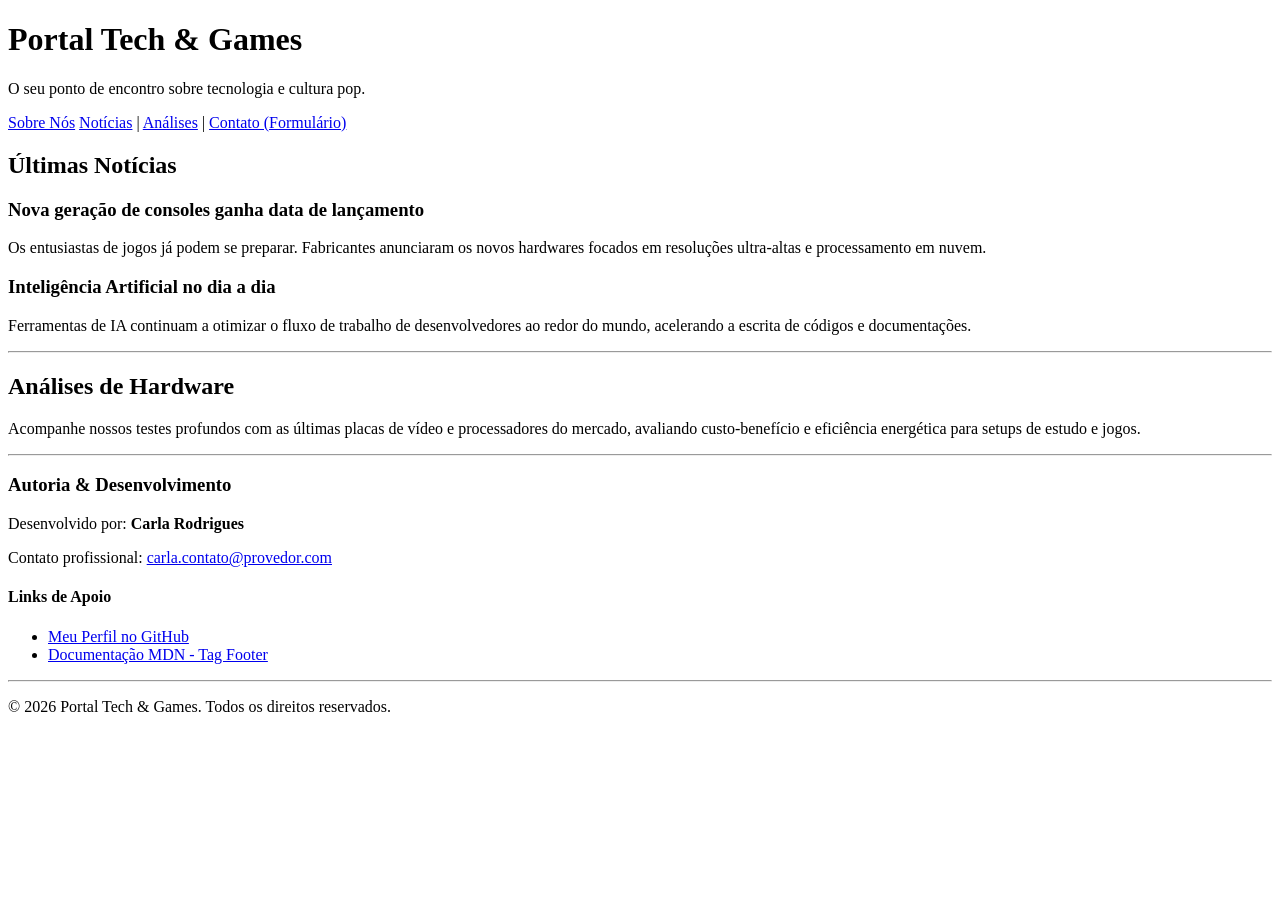
<file: Exercício 2/index.html>
<!DOCTYPE html>
<html lang="pt-BR">
<head>
    <meta charset="UTF-8">
    <meta name="viewport" content="width=device-width, initial-scale=1.0">
    <title>Exercício 2 - Estrutura Semântica Completa</title>
</head>
<body>

    <header>
        <h1>Portal Tech & Games</h1>
        <p>O seu ponto de encontro sobre tecnologia e cultura pop.</p>
        
        <nav>
            <a href="#sobre">Sobre Nós</a>
            <a href="#noticias">Notícias</a> | 
            <a href="#analises">Análises</a> | 
            <a href="contato.html">Contato (Formulário)</a>
        </nav>
    </header>

    <main>
        
        <section id="noticias">
            <h2>Últimas Notícias</h2>
            <article>
                <h3>Nova geração de consoles ganha data de lançamento</h3>
                <p>Os entusiastas de jogos já podem se preparar. Fabricantes anunciaram os novos hardwares focados em resoluções ultra-altas e processamento em nuvem.</p>
            </article>
            <article>
                <h3>Inteligência Artificial no dia a dia</h3>
                <p>Ferramentas de IA continuam a otimizar o fluxo de trabalho de desenvolvedores ao redor do mundo, acelerando a escrita de códigos e documentações.</p>
            </article>
        </section>

        <hr>

        <section id="analises">
            <h2>Análises de Hardware</h2>
            <p>Acompanhe nossos testes profundos com as últimas placas de vídeo e processadores do mercado, avaliando custo-benefício e eficiência energética para setups de estudo e jogos.</p>
        </section>

    </main>

    <hr>

    <footer>
        <section>
            <h3>Autoria & Desenvolvimento</h3>
            <p>Desenvolvido por: <strong>Carla Rodrigues</strong></p>
            <p>Contato profissional: <a href="mailto:carla.contato@provedor.com">carla.contato@provedor.com</a></p>
        </section>

        <section>
            <h4>Links de Apoio</h4>
            <ul>
                <li>
                    <a href="https://github.com/Carla17b" target="_blank" rel="noopener noreferrer">
                        Meu Perfil no GitHub
                    </a>
                </li>
                <li>
                    <a href="https://developer.mozilla.org/pt-BR/docs/Web/HTML/Element/footer" target="_blank" rel="noopener noreferrer">
                        Documentação MDN - Tag Footer
                    </a>
                </li>
            </ul>
        </section>

        <hr>
        <p>&copy; 2026 Portal Tech & Games. Todos os direitos reservados.</p>
    </footer>

</body>
</html>
</file>
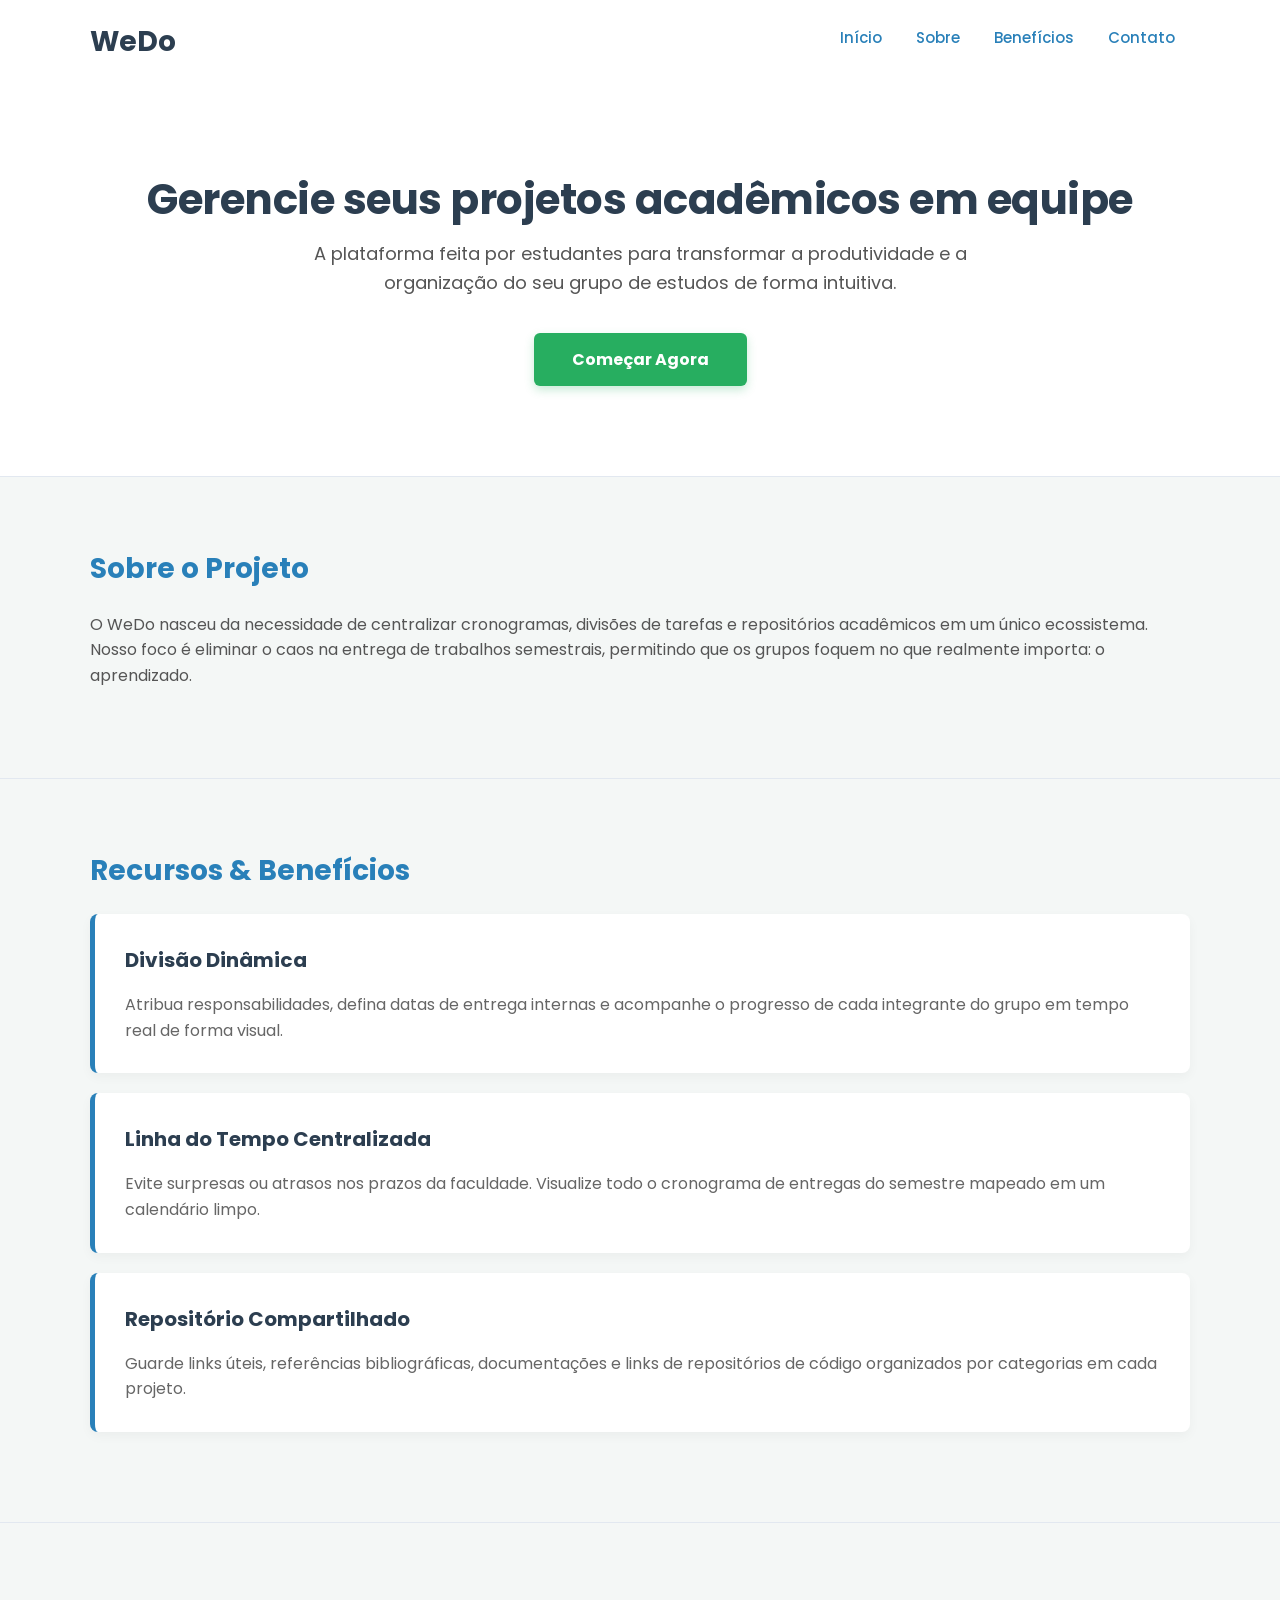
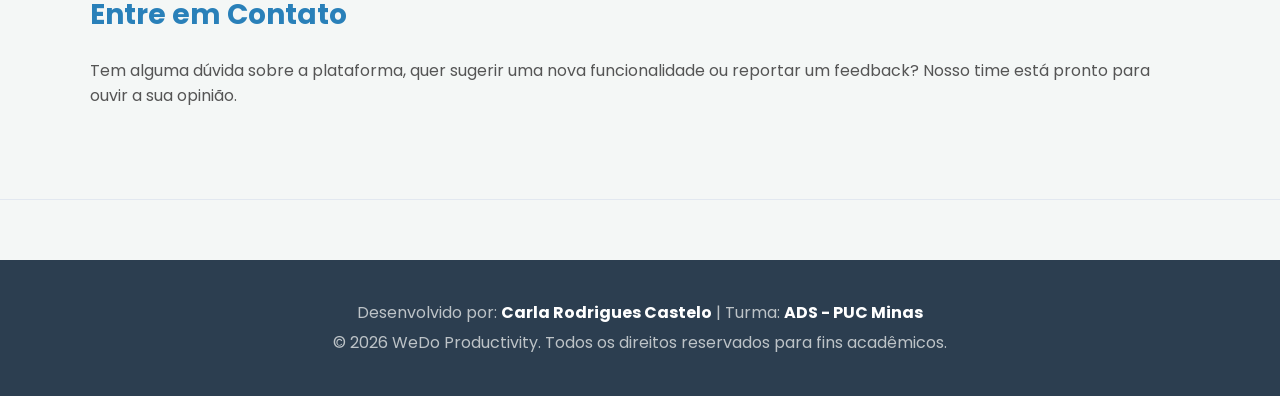
<file: Exercício 3/index.html>
<!DOCTYPE html>
<html lang="pt-BR">
<head>
    <meta charset="UTF-8">
    <meta name="viewport" content="width=device-width, initial-scale=1.0">
    <title>WeDo - Produtividade Acadêmica</title>
    
    <link rel="preconnect" href="https://fonts.googleapis.com">
    <link rel="preconnect" href="https://fonts.gstatic.com" crossorigin>
    <link href="https://fonts.googleapis.com/css2?family=Poppins:wght@400;500;700&display=swap" rel="stylesheet">
    
    <link rel="stylesheet" href="css/style.css">
</head>
<body>

    <header>
        <div class="container">
            <h1>WeDo</h1>
            <nav>
                <a href="#inicio">Início</a>
                <a href="#sobre">Sobre</a>
                <a href="#beneficios">Benefícios</a>
                <a href="#contato">Contato</a>
            </nav>
        </div>
    </header>

    <main>
        
        <section id="inicio" class="secao">
            <div class="container">
                <h1>Gerencie seus projetos acadêmicos em equipe</h1>
                <p>A plataforma feita por estudantes para transformar a produtividade e a organização do seu grupo de estudos de forma intuitiva.</p>
                <button class="botao-principal">Começar Agora</button>
            </div>
        </section>

        <section id="sobre" class="secao">
            <div class="container">
                <h2>Sobre o Projeto</h2>
                <p>O WeDo nasceu da necessidade de centralizar cronogramas, divisões de tarefas e repositórios acadêmicos em um único ecossistema. Nosso foco é eliminar o caos na entrega de trabalhos semestrais, permitindo que os grupos foquem no que realmente importa: o aprendizado.</p>
            </div>
        </section>

        <section id="beneficios" class="secao">
            <div class="container">
                <h2>Recursos & Benefícios</h2>
                <div class="cards-wrapper">
                    
                    <article class="card">
                        <h3>Divisão Dinâmica</h3>
                        <p>Atribua responsabilidades, defina datas de entrega internas e acompanhe o progresso de cada integrante do grupo em tempo real de forma visual.</p>
                    </article>

                    <article class="card">
                        <h3>Linha do Tempo Centralizada</h3>
                        <p>Evite surpresas ou atrasos nos prazos da faculdade. Visualize todo o cronograma de entregas do semestre mapeado em um calendário limpo.</p>
                    </article>

                    <article class="card">
                        <h3>Repositório Compartilhado</h3>
                        <p>Guarde links úteis, referências bibliográficas, documentações e links de repositórios de código organizados por categorias em cada projeto.</p>
                    </article>

                </div>
            </div>
        </section>

        <section id="contato" class="secao">
            <div class="container">
                <h2>Entre em Contato</h2>
                <p>Tem alguma dúvida sobre a plataforma, quer sugerir uma nova funcionalidade ou reportar um feedback? Nosso time está pronto para ouvir a sua opinião.</p>
            </div>
        </section>

    </main>

    <footer>
        <div class="container">
            <p>Desenvolvido por: <strong>Carla Rodrigues Castelo</strong> | Turma: <strong>ADS - PUC Minas</strong></p>
            <p>&copy; 2026 WeDo Productivity. Todos os direitos reservados para fins acadêmicos.</p>
        </div>
    </footer>

</body>
</html>
</file>
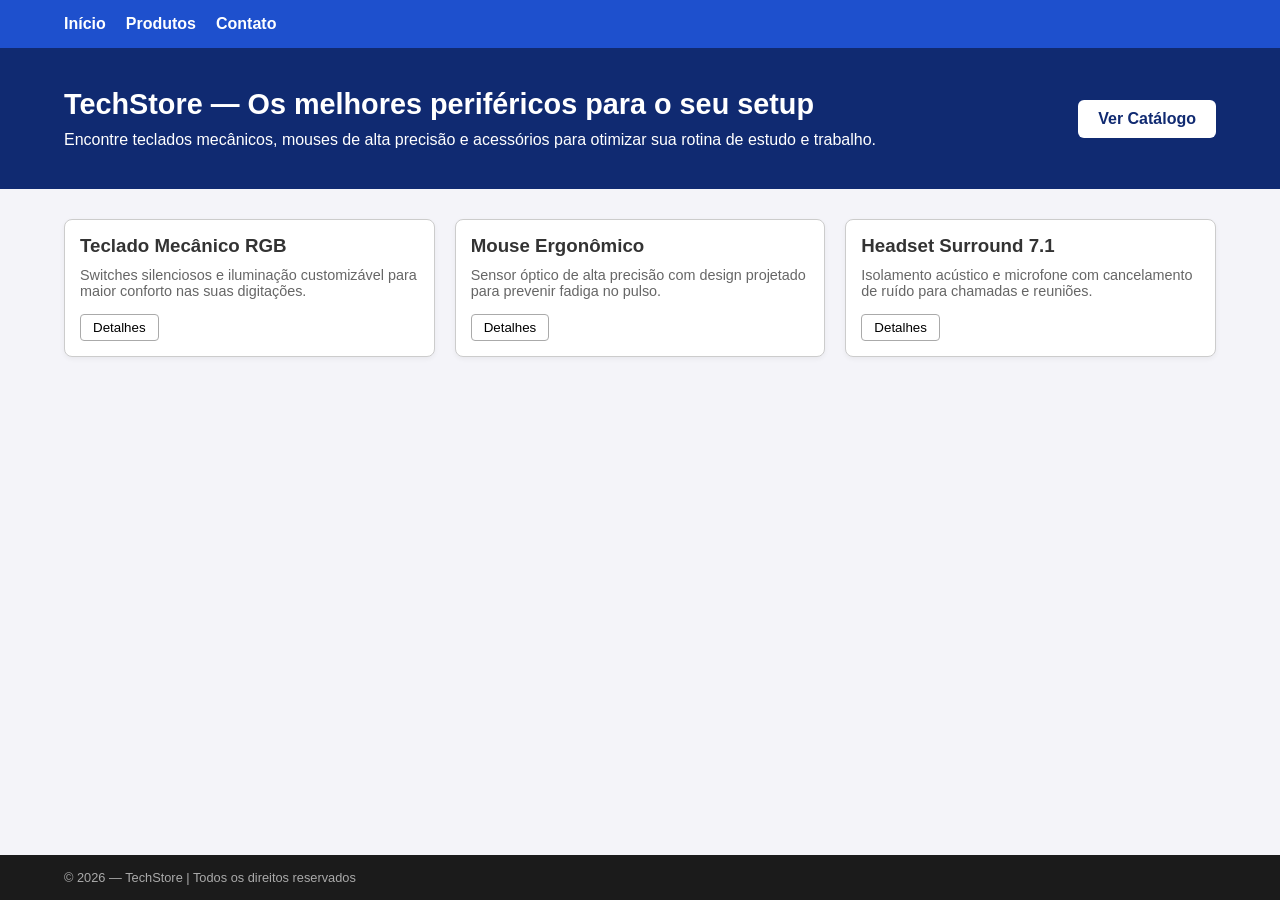
<file: Exercício 4/index.html>
<!DOCTYPE html>
<html lang="pt-BR">
<head>
    <meta charset="UTF-8">
    <meta name="viewport" content="width=device-width, initial-scale=1.0">
    <title>TechStore - Sua Loja de Tecnologia</title>
    <link rel="stylesheet" href="css/style.css">
</head>
<body>
    <header>
        <nav>
            <a href="index.html">Início</a>
            <a href="produtos.html">Produtos</a>
            <a href="contato.html">Contato</a>
        </nav>
    </header>

    <main>
        <section class="hero">
            <div class="hero-text">
                <h1>TechStore — Os melhores periféricos para o seu setup</h1>
                <p>Encontre teclados mecânicos, mouses de alta precisão e acessórios para otimizar sua rotina de estudo e trabalho.</p>
            </div>
            <a href="produtos.html" class="hero-btn">Ver Catálogo</a>
        </section>

        <section class="cards-container">
            <div class="card">
                <h3>Teclado Mecânico RGB</h3>
                <p>Switches silenciosos e iluminação customizável para maior conforto nas suas digitações.</p>
                <button>Detalhes</button>
            </div>
            <div class="card">
                <h3>Mouse Ergonômico</h3>
                <p>Sensor óptico de alta precisão com design projetado para prevenir fadiga no pulso.</p>
                <button>Detalhes</button>
            </div>
            <div class="card">
                <h3>Headset Surround 7.1</h3>
                <p>Isolamento acústico e microfone com cancelamento de ruído para chamadas e reuniões.</p>
                <button>Detalhes</button>
            </div>
        </section>
    </main>

    <footer>
        <p>&copy; 2026 — TechStore | Todos os direitos reservados</p>
    </footer>
</body>
</html>
</file>
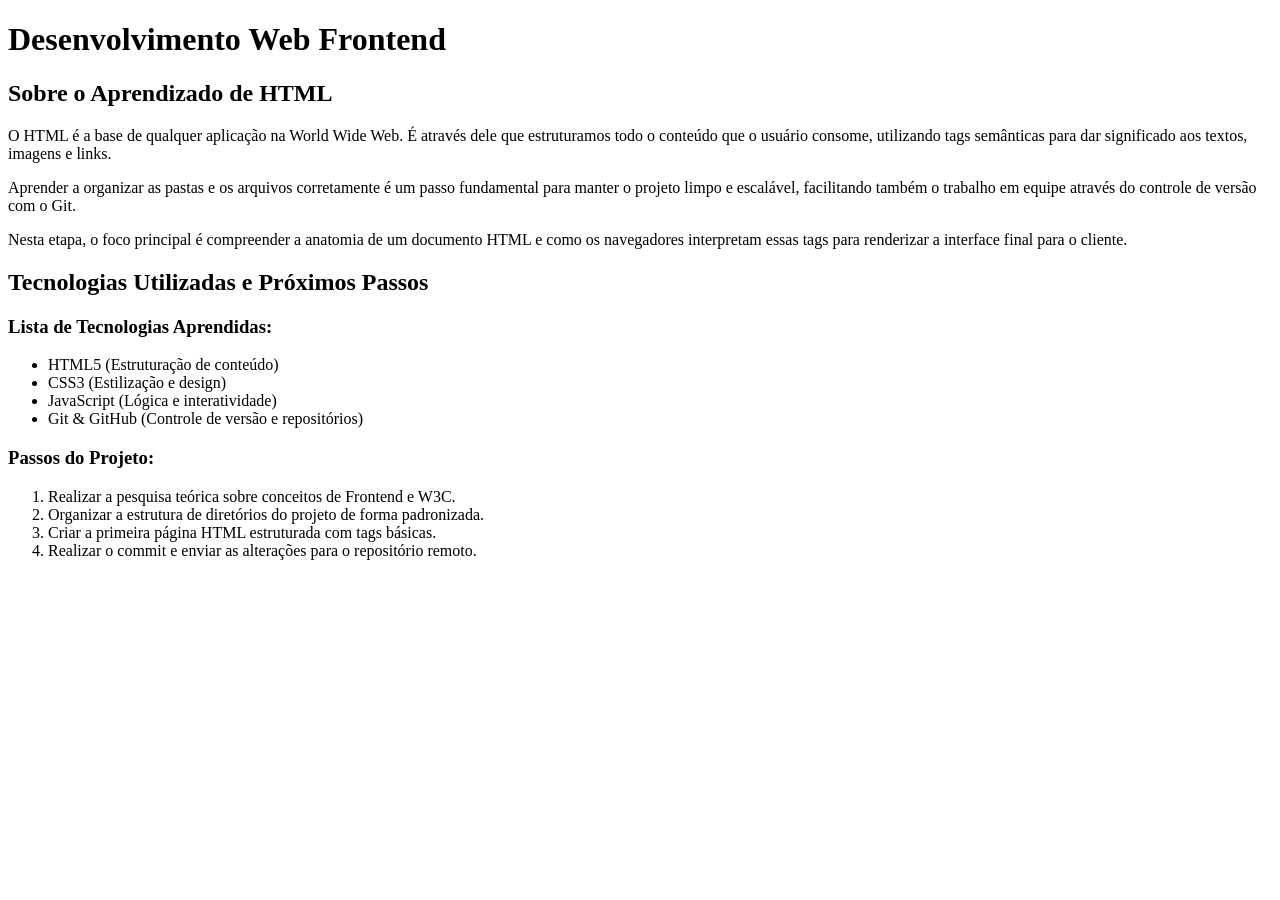
<file: Exercício 1/Parte 3 - HTML Basico/index.html>
<!DOCTYPE html>
<html lang="pt-BR">
<head>
    <meta charset="UTF-8">
    <meta name="viewport" content="width=device-width, initial-scale=1.0">
    <title>Exercício 1 - Parte 3: HTML Básico</title>
</head>
<body>

    <h1>Desenvolvimento Web Frontend</h1>

    <h2>Sobre o Aprendizado de HTML</h2>
    
    <p>O HTML é a base de qualquer aplicação na World Wide Web. É através dele que estruturamos todo o conteúdo que o usuário consome, utilizando tags semânticas para dar significado aos textos, imagens e links.</p>
    
    <p>Aprender a organizar as pastas e os arquivos corretamente é um passo fundamental para manter o projeto limpo e escalável, facilitando também o trabalho em equipe através do controle de versão com o Git.</p>
    
    <p>Nesta etapa, o foco principal é compreender a anatomia de um documento HTML e como os navegadores interpretam essas tags para renderizar a interface final para o cliente.</p>

    <h2>Tecnologias Utilizadas e Próximos Passos</h2>

    <h3>Lista de Tecnologias Aprendidas:</h3>
    <ul>
        <li>HTML5 (Estruturação de conteúdo)</li>
        <li>CSS3 (Estilização e design)</li>
        <li>JavaScript (Lógica e interatividade)</li>
        <li>Git & GitHub (Controle de versão e repositórios)</li>
    </ul>

    <h3>Passos do Projeto:</h3>
    <ol>
        <li>Realizar a pesquisa teórica sobre conceitos de Frontend e W3C.</li>
        <li>Organizar a estrutura de diretórios do projeto de forma padronizada.</li>
        <li>Criar a primeira página HTML estruturada com tags básicas.</li>
        <li>Realizar o commit e enviar as alterações para o repositório remoto.</li>
    </ol>

</body>
</html>
</file>
<file: Exercício 3/css/style.css>
body {
    background-color: #f4f7f6; /* Cor de fundo clara global */
    color: #333333;            /* Cor escura estável para textos gerais */
    font-family: 'Poppins', Arial, sans-serif; /* Tipografia Google Fonts */
    margin: 0;
    padding: 0;
    line-height: 1.6;
    font-size: 16px;
}

h2 {
    font-size: 28px;
    font-weight: 700;
    color: #2980b9; /* Cor principal nos títulos de seções */
    margin-top: 0;
    margin-bottom: 20px;
}

p {
    font-size: 16px;
    font-weight: 400;
    color: #555555;
    margin-bottom: 20px;
}

/* Cabeçalho Superior */
header {
    background-color: #ffffff;
    padding: 20px 0;
    box-shadow: 0 2px 8px rgba(0, 0, 0, 0.05);
}

header h1 {
    color: #2c3e50; /* Tom azul-escuro profundo */
    margin: 0;
    font-size: 28px;
    font-weight: 700;
    float: left; /* Alinhamento conceitual simples */
}

/* Menu de Navegação e Efeitos Interativos */
nav {
    float: right;
    margin-top: 5px;
}

nav a {
    font-size: 15px;
    font-weight: 500;
    color: #2980b9;
    text-decoration: none;
    margin: 0 15px;
    padding-bottom: 5px;
    transition: color 0.2s ease-in-out; /* Transição suave (Parte 5) */
}

nav a:hover {
    color: #1b4f72; /* Tom azul escuro no hover (Parte 5) */
    text-decoration: underline;
}

/* Rodapé */
footer {
    background-color: #2c3e50;
    color: #ffffff;
    padding: 35px 0;
    text-align: center;
    font-size: 14px;
    margin-top: 60px;
}

footer p {
    color: #bdc3c7;
    margin: 5px 0;
}

footer strong {
    color: #ffffff;
}

/* Limpeza de floats estruturais */
header::after {
    content: "";
    display: table;
    clear: both;
}

/* .container: Controla o alinhamento horizontal máximo do layout */
.container {
    width: 90%;
    max-width: 1100px;
    margin: 0 auto;
}

/* .secao: Espaçamento vertical uniforme entre blocos */
.secao {
    padding: 70px 0;
    border-bottom: 1px solid #e2e8f0;
}

/* .botao-principal: Botão com cor forte e alta legibilidade (Parte 3, 4 e 5) */
.botao-principal {
    font-family: 'Poppins', Arial, sans-serif;
    font-size: 16px;
    font-weight: 700; /* Texto em negrito marcante */
    color: #ffffff;
    background-color: #27ae60; /* Cor de destaque verde */
    border: none;
    padding: 14px 38px;
    border-radius: 6px;
    cursor: pointer; /* Cursor de clique ativo (Parte 5) */
    box-shadow: 0 4px 10px rgba(39, 174, 96, 0.25);
    transition: background-color 0.2s ease, box-shadow 0.2s ease, transform 0.1s ease; /* Transições combinadas (Parte 5) */
}

.botao-principal:hover {
    background-color: #219653; /* Escurece sutilmente no hover */
    box-shadow: 0 6px 14px rgba(39, 174, 96, 0.4);
}

.botao-principal:active {
    transform: scale(0.98); /* Pequeno efeito de clique físico pressionado */
}

/* .card: Blocos de benefícios com sombras e cantos arredondados (Parte 3 e 5) */
.card {
    background-color: #ffffff;
    padding: 30px;
    margin: 20px 0;
    border-radius: 8px;
    box-shadow: 0 4px 12px rgba(0, 0, 0, 0.04); /* Elevação sutil original */
    border-left: 5px solid #2980b9; /* Borda na cor principal do produto */
    transition: transform 0.25s ease, box-shadow 0.25s ease; /* Transição do Box Model (Parte 5) */
}

.card:hover {
    box-shadow: 0 8px 24px rgba(0, 0, 0, 0.08); /* Sombra mais densa no hover */
    transform: translateY(-4px); /* Deslocamento visual leve para cima */
}

.card h3 {
    margin-top: 0;
    margin-bottom: 12px;
    color: #2c3e50;
    font-size: 20px;
}

.card p {
    margin-bottom: 0;
    color: #666666;
}

#inicio {
    background-color: #ffffff; /* Fundo contrastante para a seção Hero */
    text-align: center;
    padding: 90px 0;
}

#inicio h1 {
    font-size: 42px;
    font-weight: 700;
    color: #2c3e50;
    line-height: 1.2;
    letter-spacing: -0.5px; /* Microtipografia ajustada */
    margin-top: 0;
    margin-bottom: 15px;
}

#inicio p {
    font-size: 18px;
    max-width: 750px;
    margin: 0 auto 35px auto; /* Centraliza o bloco e afasta o botão */
    color: #555555;
}
</file>
<file: Exercício 4/css/style.css>
* {
    margin: 0;
    padding: 0;
    box-sizing: border-box;
    font-family: Arial, sans-serif;
}

body {
    background-color: #f4f4f9;
    color: #333;
    display: flex;
    flex-direction: column;
    min-height: 100vh;
}

header {
    background-color: #1e50cd;
    padding: 15px 0;
}

nav {
    display: flex;
    justify-content: flex-start;
    gap: 20px;
    width: 90%;
    margin: 0 auto;
}

nav a {
    color: #ffffff;
    text-decoration: none;
    font-weight: bold;
}

nav a:hover {
    text-decoration: underline;
}

.hero {
    background-color: #102a71;
    color: #ffffff;
    padding: 40px 5%;
    display: flex;
    justify-content: space-between;
    align-items: center;
}

.hero-text h1 {
    font-size: 1.8rem;
    margin-bottom: 10px;
}

.hero-btn {
    background-color: #ffffff;
    color: #102a71;
    padding: 10px 20px;
    text-decoration: none;
    border-radius: 6px;
    font-weight: bold;
}

.cards-container {
    display: flex;
    justify-content: space-between;
    gap: 20px;
    width: 90%;
    margin: 30px auto;
}

.card {
    background-color: #ffffff;
    border: 1px solid #ccc;
    border-radius: 8px;
    padding: 15px;
    flex: 1;
    box-shadow: 0 2px 5px rgba(0,0,0,0.05);
}

.card h3 {
    margin-bottom: 10px;
}

.card p {
    font-size: 0.9rem;
    color: #666;
    margin-bottom: 15px;
}

.card button {
    background-color: #ffffff;
    border: 1px solid #aaa;
    padding: 5px 12px;
    border-radius: 4px;
    cursor: pointer;
}

footer {
    margin-top: auto;
    background-color: #1b1b1b;
    color: #aaaaaa;
    text-align: left;
    padding: 15px 5%;
    font-size: 0.8rem;
}
</file>
